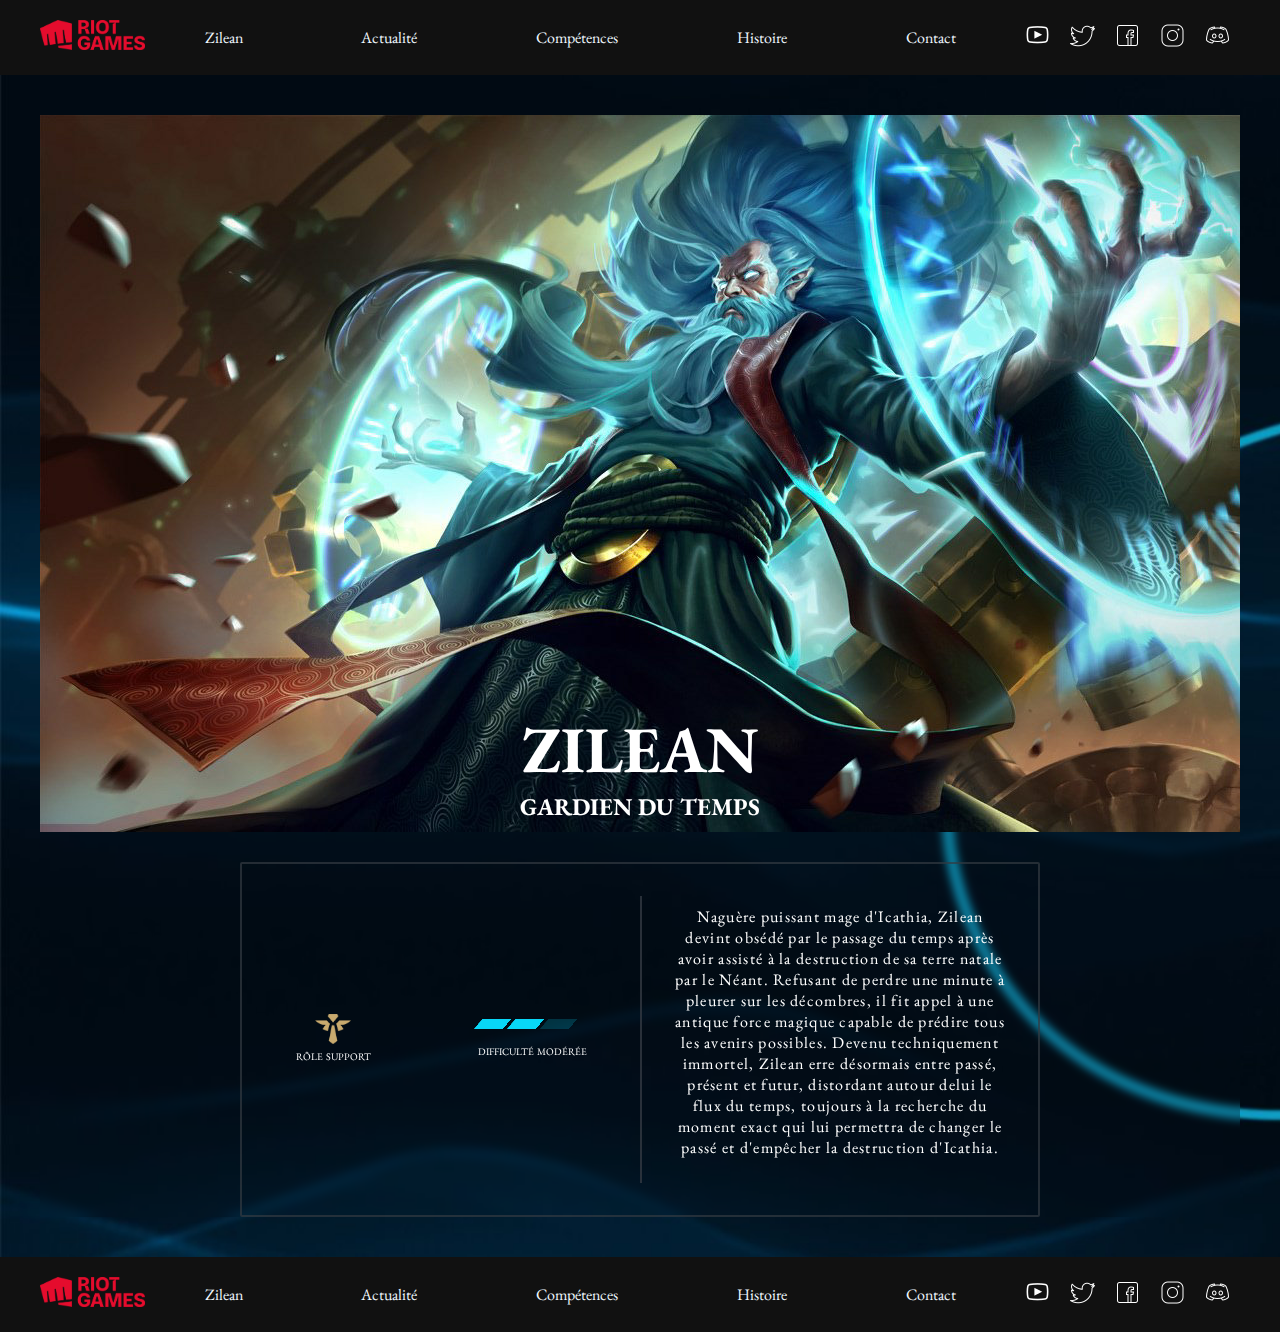
<file: index.html>
<!DOCTYPE html>
<html lang="fr">

<head>
    <meta charset="UTF-8">
    <meta name="viewport" content="width=device-width, initial-scale=1.0">
    <link rel="stylesheet" href="fansite.css">
    <title> Fan Site Zilean, Gardien du Temps - League of Legends</title>
    <link rel="preconnect" href="https://fonts.googleapis.com">
    <link rel="preconnect" href="https://fonts.gstatic.com" crossorigin>
    <link
        href="https://fonts.googleapis.com/css2?family=Anuphan:wght@100;200;300;400;500;600;700&family=EB+Garamond&display=swap"
        rel="stylesheet">
</head>

<body>
    <header>
        <nav class="menu">
            <a href="index.html"><img class="logo_riot" src="images/Riot_Games_Logo.png" alt="Logo Riot Games"></a>
            <div class="menu_site">
                <a href="index.html">Zilean</a>
                <a href="actualite.html">Actualité</a>
                <a href="competences.html">Compétences</a>
                <a href="histoire.html">Histoire</a>
                <a href="contact.html">Contact</a>
            </div>
            <div class="menu_reseau">
                <a class="icone_reseau" href="https://www.youtube.com/LeagueofLegendsFR"><img
                        src="images/icone/icons8-youtube-25.png" alt="icone youtube"></a>
                <a class="icone_reseau" href="https://twitter.com/LoL_France"><img
                        src="images/icone/icons8-twitter-25.png" alt="icone twitter"></a>
                <a class="icone_reseau" href="https://www.facebook.com/LeagueOfLegendsFROfficial"><img
                        src="images/icone/icons8-facebook-25.png" alt="icone facebook"></a>
                <a class="icone_reseau" href="https://www.instagram.com/leagueoflegendsfr"><img
                        src="images/icone/icons8-instagram-25.png" alt="icone instagram"></a>
                <a class="icone_reseau" href="https://discord.com/invite/leagueoflegendsfr"><img
                        src="images/icone/icons8-discorde-25.png" alt="icone discord"></a>
            </div>
        </nav>
    </header>
    <main class="main_presentation">
        <section class="section_presentation">
            <h1 class="titre_principal">ZILEAN</h1>
            <h2>GARDIEN DU TEMPS</h2>
            <div class="bloc_principal">
                <div class="bloc_info">
                    <div class="info_champ">
                        <img class="logo_info" src="images/logo_support.png" alt="logo support">
                        <div>
                            <span class="titre_margin">RÔLE</span>
                            <span>SUPPORT</span>
                        </div>
                    </div>
                    <div class="info_champ">
                        <div class="group_bloc_difficulty">
                            <span class="bloc_difficulty"></span>
                            <span class="bloc_difficulty"></span>
                            <span class="bloc_difficulty unfull"></span>
                        </div>
                        <div>
                            <span class="titre_margin">DIFFICULTÉ</span>
                            <span>MODÉRÉE</span>
                        </div>
                    </div>
                </div>
                <p class="text_info">Naguère puissant mage d'Icathia, Zilean devint obsédé par le passage du temps après
                    avoir assisté à la
                    destruction de sa terre natale par le Néant. Refusant de perdre une minute à pleurer sur les
                    décombres, il fit appel à une antique force magique capable de prédire tous les avenirs possibles.
                    Devenu techniquement immortel, Zilean erre désormais entre passé, présent et futur, distordant
                    autour delui le
                    flux du temps, toujours à la recherche du moment exact qui lui permettra de changer le passé et
                    d'empêcher la destruction d'Icathia.</p>
            </div>
        </section>

    </main>
    <footer>
        <nav class="menu">
            <a href="index.html"><img class="logo_riot" src="images/Riot_Games_Logo.png" alt="Logo Riot Games"></a>
            <div class="menu_site">
                <a href="index.html">Zilean</a>
                <a href="actualite.html">Actualité</a>
                <a href="competences.html">Compétences</a>
                <a href="histoire.html">Histoire</a>
                <a href="contact.html">Contact</a>
            </div>
            <div class="menu_reseau">
                <a class="icone_reseau" href="https://www.youtube.com/LeagueofLegendsFR"><img
                        src="images/icone/icons8-youtube-25.png" alt="icone youtube"></a>
                <a class="icone_reseau" href="https://twitter.com/LoL_France"><img
                        src="images/icone/icons8-twitter-25.png" alt="icone twitter"></a>
                <a class="icone_reseau" href="https://www.facebook.com/LeagueOfLegendsFROfficial"><img
                        src="images/icone/icons8-facebook-25.png" alt="icone facebook"></a>
                <a class="icone_reseau" href="https://www.instagram.com/leagueoflegendsfr"><img
                        src="images/icone/icons8-instagram-25.png" alt="icone instagram"></a>
                <a class="icone_reseau" href="https://discord.com/invite/leagueoflegendsfr"><img
                        src="images/icone/icons8-discorde-25.png" alt="icone discord"></a>
            </div>
        </nav>
    </footer>
</body>

</html>
</file>
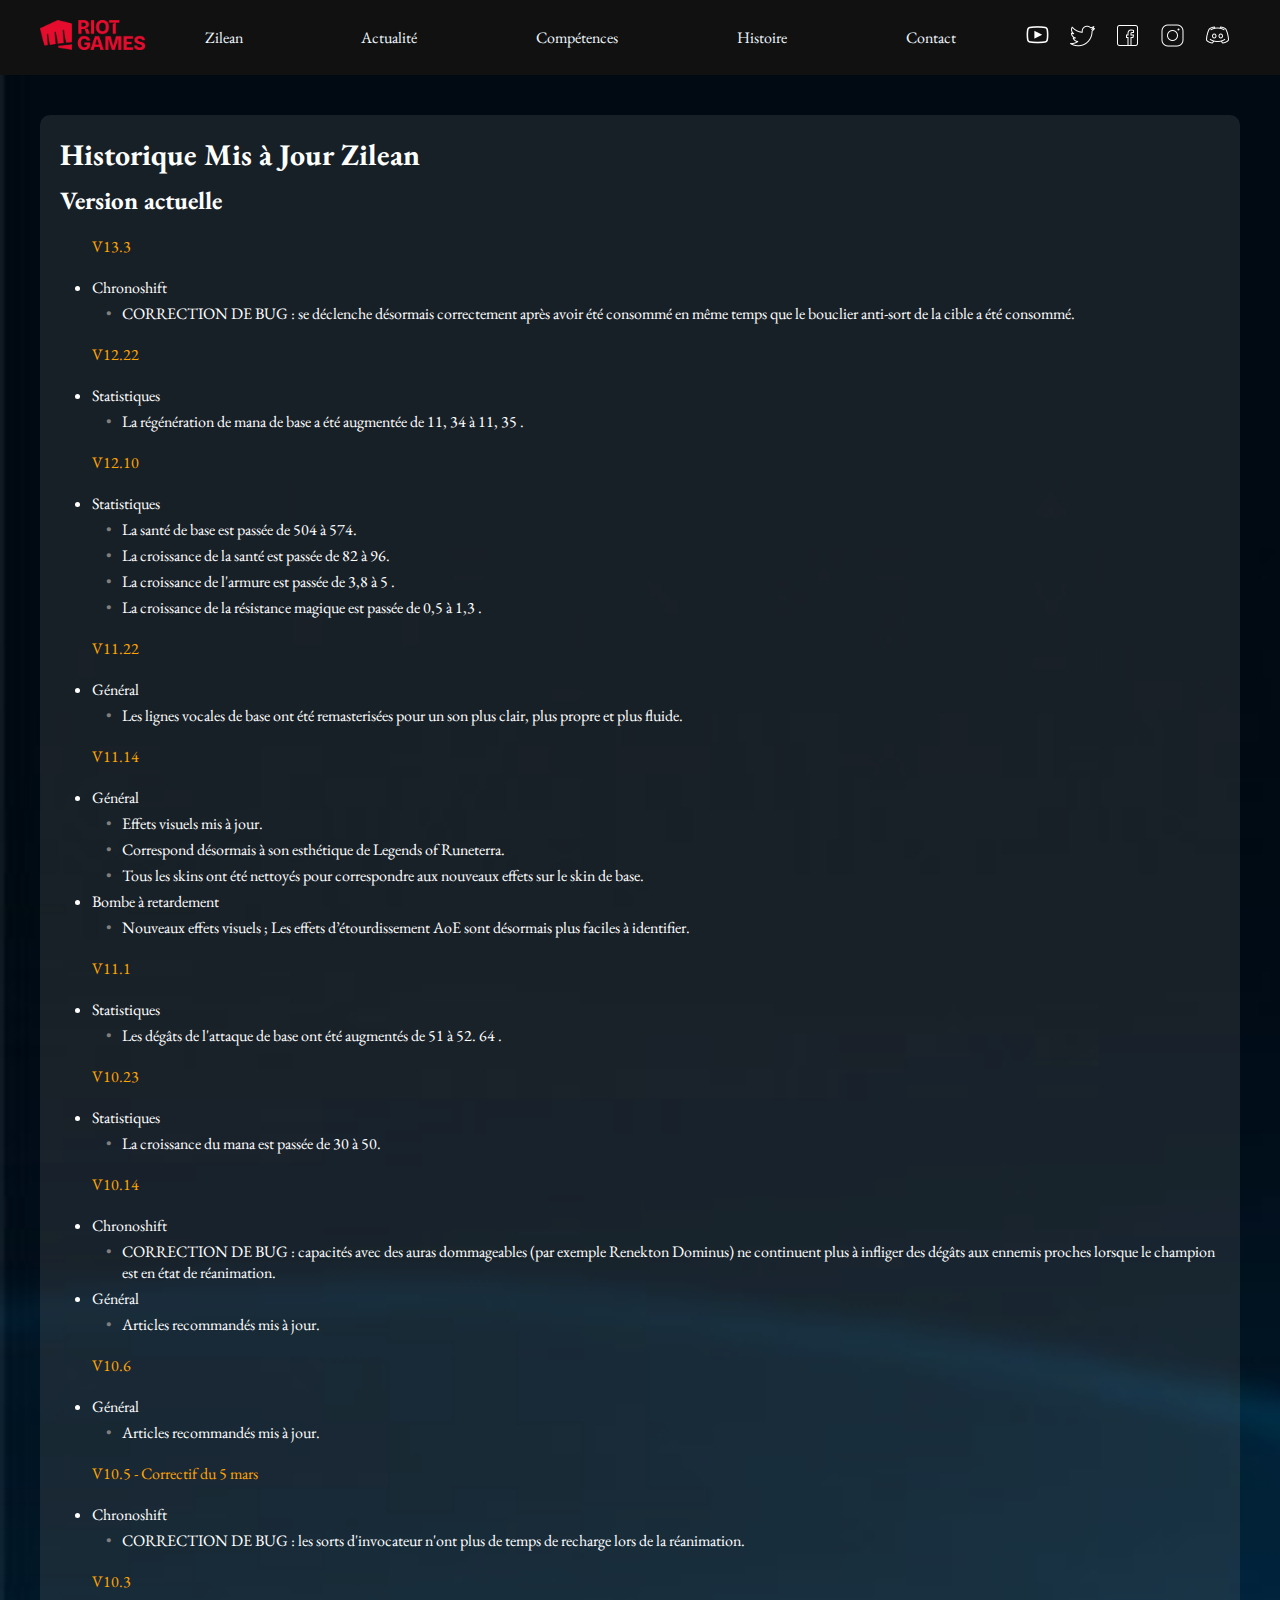
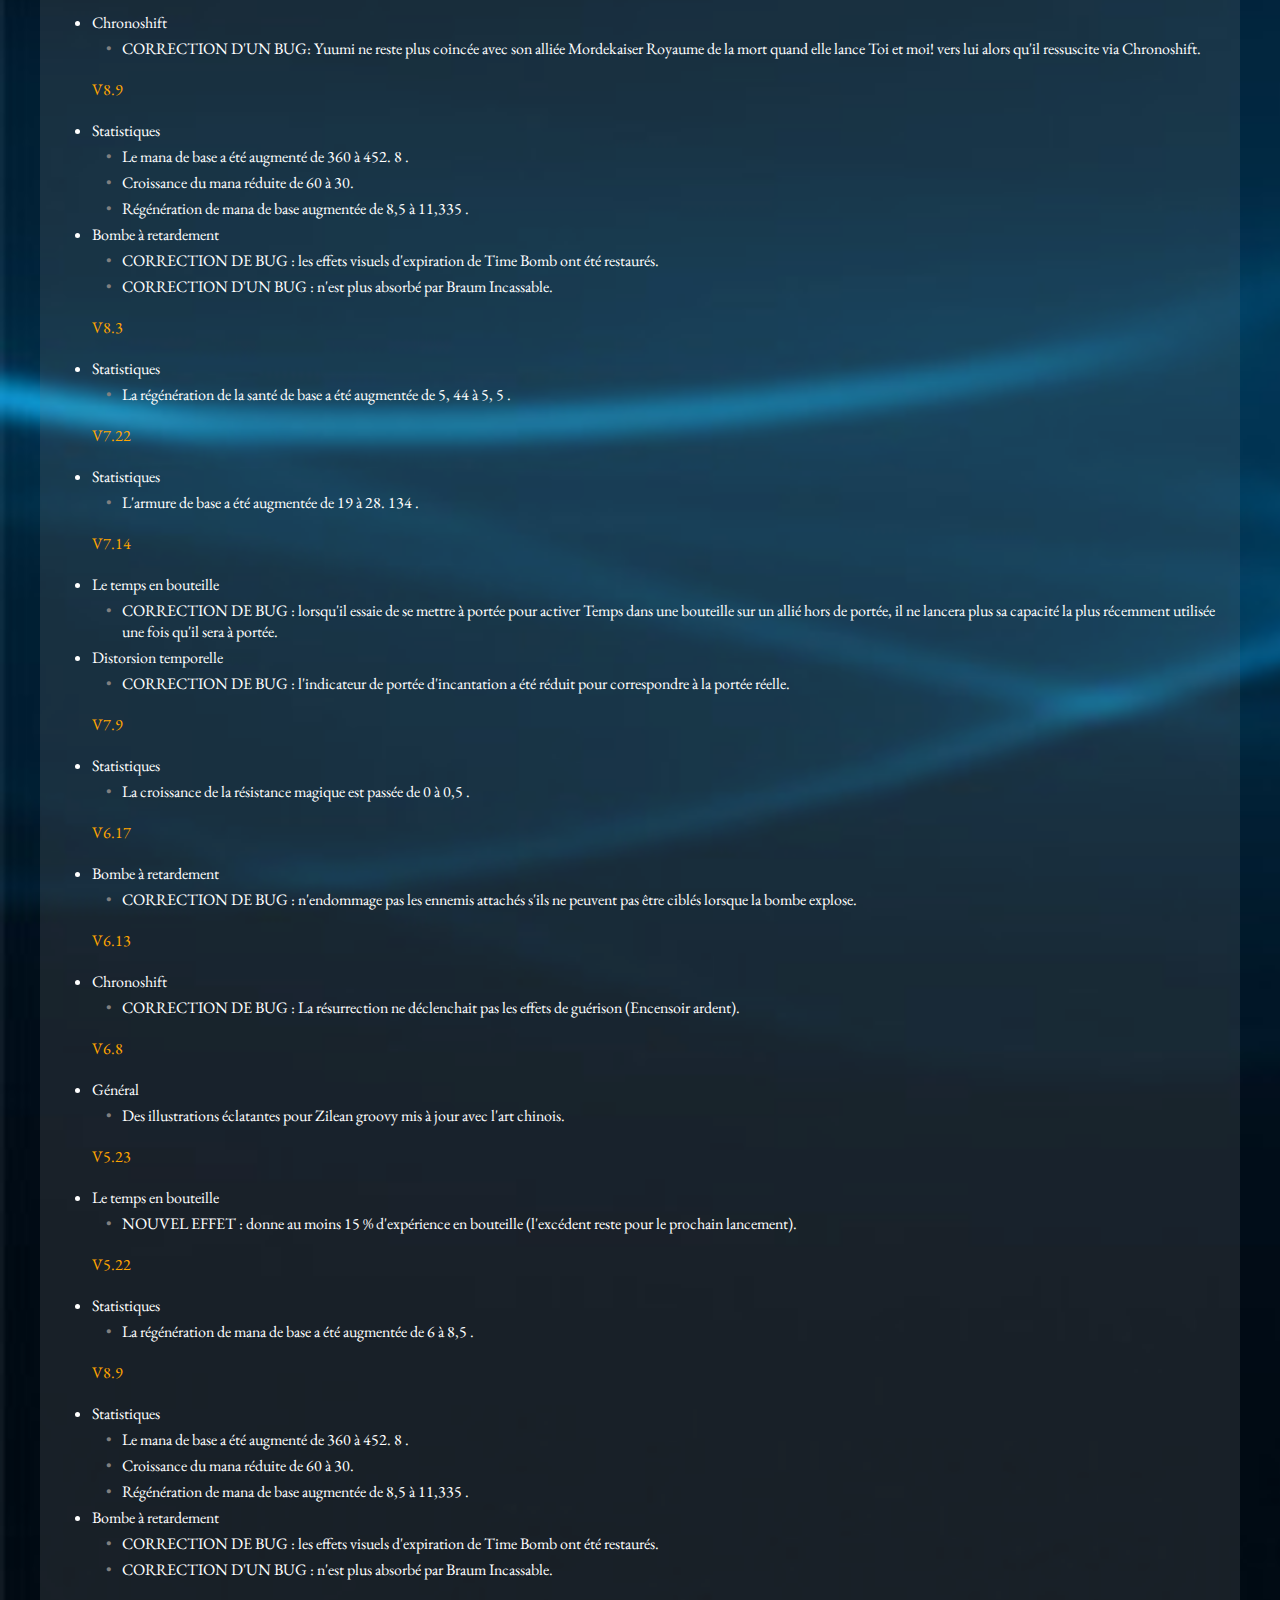
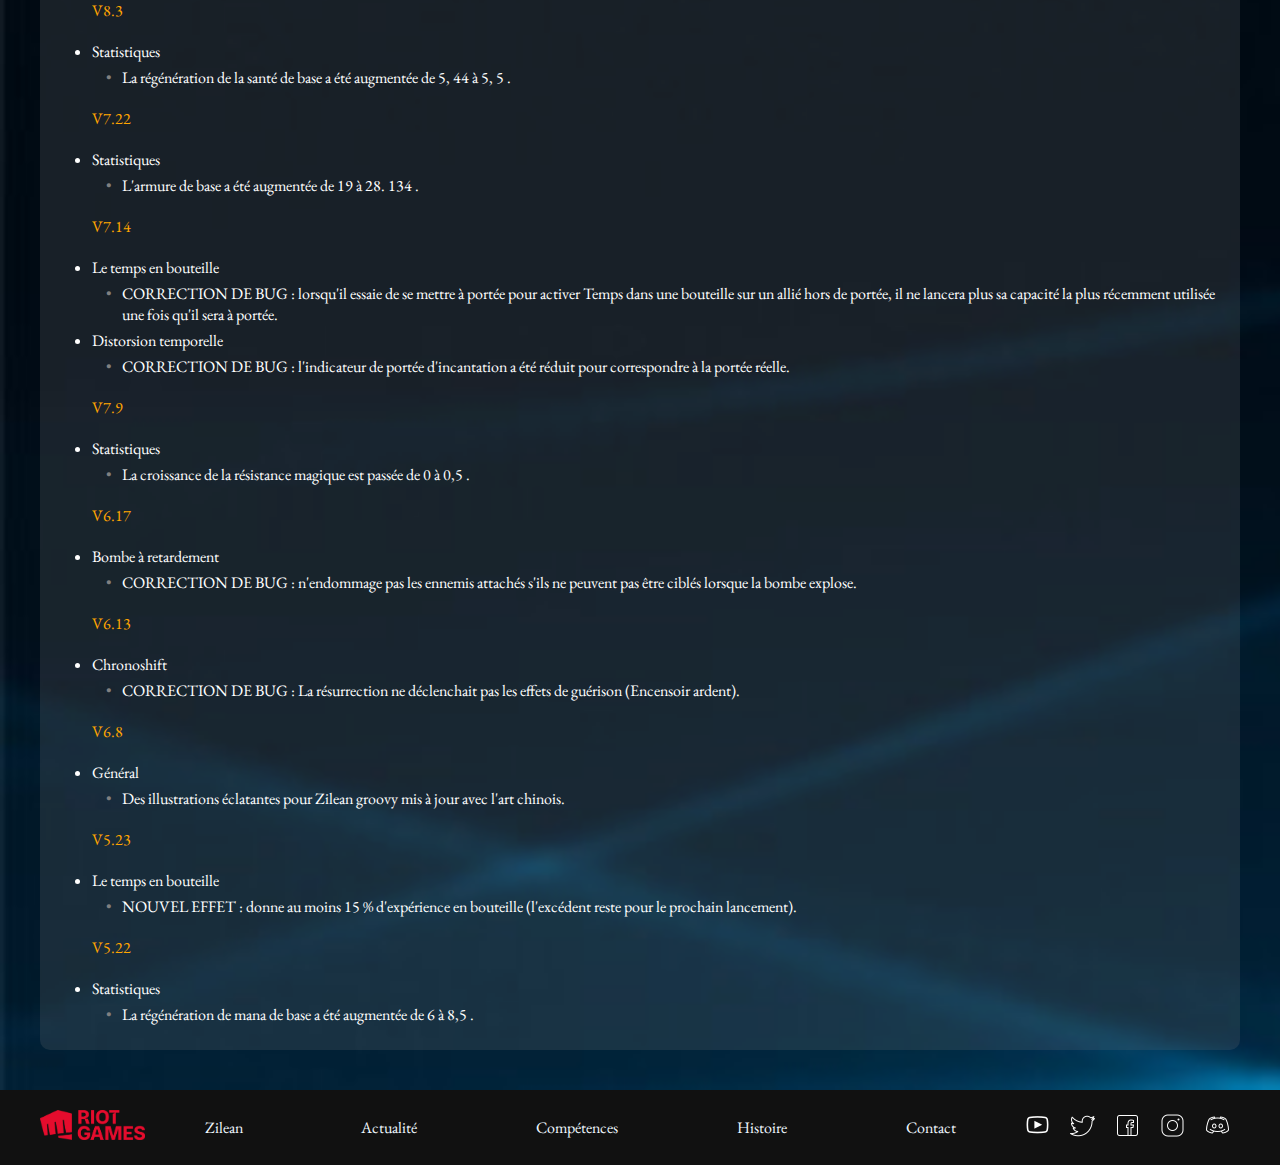
<file: actualite.html>
<!DOCTYPE html>
<html lang="fr">

<head>
    <meta charset="UTF-8">
    <meta name="viewport" content="width=device-width, initial-scale=1.0">
    <link rel="stylesheet" href="fansite.css">
    <title> Fan Site Zilean, Gardien du Temps - League of Legends</title>
    <link rel="preconnect" href="https://fonts.googleapis.com">
    <link rel="preconnect" href="https://fonts.gstatic.com" crossorigin>
    <link
        href="https://fonts.googleapis.com/css2?family=Anuphan:wght@100;200;300;400;500;600;700&family=EB+Garamond&display=swap"
        rel="stylesheet">
</head>

<body>
    <header>
        <nav class="menu">
            <a href="index.html"><img class="logo_riot" src="images/Riot_Games_Logo.png" alt="Logo Riot Games"></a>
            <div class="menu_site">
                <a href="index.html">Zilean</a>
                <a href="actualite.html">Actualité</a>
                <a href="competences.html">Compétences</a>
                <a href="histoire.html">Histoire</a>
                <a href="contact.html">Contact</a>
            </div>
            <div class="menu_reseau">
                <a class="icone_reseau" href="https://www.youtube.com/LeagueofLegendsFR"><img
                        src="images/icone/icons8-youtube-25.png" alt="icone youtube"></a>
                <a class="icone_reseau" href="https://twitter.com/LoL_France"><img
                        src="images/icone/icons8-twitter-25.png" alt="icone twitter"></a>
                <a class="icone_reseau" href="https://www.facebook.com/LeagueOfLegendsFROfficial"><img
                        src="images/icone/icons8-facebook-25.png" alt="icone facebook"></a>
                <a class="icone_reseau" href="https://www.instagram.com/leagueoflegendsfr"><img
                        src="images/icone/icons8-instagram-25.png" alt="icone instagram"></a>
                <a class="icone_reseau" href="https://discord.com/invite/leagueoflegendsfr"><img
                        src="images/icone/icons8-discorde-25.png" alt="icone discord"></a>
            </div>
        </nav>
    </header>
    <main class="main_actualite">
        <section>
            <h1>Historique Mis à Jour Zilean </h1>
            <h2>Version actuelle</h2>

            <dl>
                <dt>V13.3</dt>
                <dd>
                    <ul>
                        <li>Chronoshift
                            <ul>
                                <li>CORRECTION DE BUG : se déclenche désormais correctement après avoir été consommé en
                                    même temps que le bouclier anti-sort de la cible a été consommé.</li>
                            </ul>
                        </li>
                    </ul>
                </dd>
            </dl>

            <dl>
                <dt>V12.22</dt>
                <dd>
                    <ul>
                        <li>Statistiques
                            <ul>
                                <li>La régénération de mana de base a été augmentée de 11, 34 à 11, 35 .</li>
                            </ul>
                        </li>
                    </ul>
                </dd>
            </dl>

            <dl>
                <dt>V12.10</dt>
                <dd>
                    <ul>
                        <li>Statistiques
                            <ul>
                                <li>La santé de base est passée de 504 à 574.</li>
                                <li>La croissance de la santé est passée de 82 à 96.</li>
                                <li>La croissance de l'armure est passée de 3,8 à 5 .</li>
                                <li>La croissance de la résistance magique est passée de 0,5 à 1,3 .</li>
                            </ul>
                        </li>
                    </ul>
                </dd>
            </dl>

            <dl>
                <dt>V11.22</dt>
                <dd>
                    <ul>
                        <li>Général
                            <ul>
                                <li>Les lignes vocales de base ont été remasterisées pour un son plus clair, plus propre
                                    et plus fluide.</li>
                            </ul>
                        </li>
                    </ul>
                </dd>
            </dl>

            <dl>
                <dt>V11.14</dt>
                <dd>
                    <ul>
                        <li>Général
                            <ul>
                                <li>Effets visuels mis à jour.</li>
                                <li>Correspond désormais à son esthétique de Legends of Runeterra.</li>
                                <li>Tous les skins ont été nettoyés pour correspondre aux nouveaux effets sur le skin de
                                    base.</li>
                            </ul>
                        </li>
                        <li>Bombe à retardement
                            <ul>
                                <li>Nouveaux effets visuels ; Les effets d’étourdissement AoE sont désormais plus
                                    faciles à identifier.</li>
                            </ul>
                        </li>
                    </ul>
                </dd>
            </dl>
            <dl>
                <dt>V11.1</dt>
                <dd>
                    <ul>
                        <li>Statistiques
                            <ul>
                                <li>Les dégâts de l'attaque de base ont été augmentés de 51 à 52. 64 .</li>
                            </ul>
                        </li>
                    </ul>
                </dd>
            </dl>

            <dl>
                <dt>V10.23</dt>
                <dd>
                    <ul>
                        <li>Statistiques
                            <ul>
                                <li>La croissance du mana est passée de 30 à 50.</li>
                            </ul>
                        </li>
                    </ul>
                </dd>
            </dl>

            <dl>
                <dt>V10.14</dt>
                <dd>
                    <ul>
                        <li>Chronoshift
                            <ul>
                                <li>CORRECTION DE BUG : capacités avec des auras dommageables (par exemple Renekton
                                    Dominus) ne continuent plus à infliger des dégâts aux ennemis proches lorsque le
                                    champion est en état de réanimation.</li>
                            </ul>
                        </li>
                    </ul>
                    <ul>
                        <li>Général
                            <ul>
                                <li>Articles recommandés mis à jour.</li>
                            </ul>
                        </li>
                    </ul>
                </dd>
            </dl>

            <dl>
                <dt>V10.6</dt>
                <dd>
                    <ul>
                        <li>Général
                            <ul>
                                <li>Articles recommandés mis à jour.</li>
                            </ul>
                        </li>
                    </ul>
                </dd>
            </dl>

            <dl>
                <dt>V10.5 - Correctif du 5 mars</dt>
                <dd>
                    <ul>
                        <li>Chronoshift
                            <ul>
                                <li>CORRECTION DE BUG : les sorts d'invocateur n'ont plus de temps de recharge lors de
                                    la réanimation.</li>
                            </ul>
                        </li>
                    </ul>
                </dd>
            </dl>

            <dl>
                <dt>V10.3</dt>
                <dd>
                    <ul>
                        <li>Chronoshift
                            <ul>
                                <li>CORRECTION D'UN BUG: Yuumi ne reste plus coincée avec son alliée Mordekaiser Royaume
                                    de la mort quand elle lance Toi et moi! vers lui alors qu'il ressuscite via
                                    Chronoshift.</li>
                            </ul>
                        </li>
                    </ul>
                </dd>
            </dl>

            <dl>
                <dt>V8.9</dt>
                <dd>
                    <ul>
                        <li>Statistiques
                            <ul>
                                <li>Le mana de base a été augmenté de 360 à 452. 8 .</li>
                                <li>Croissance du mana réduite de 60 à 30.</li>
                                <li>Régénération de mana de base augmentée de 8,5 à 11,335 .</li>
                            </ul>
                        </li>
                    </ul>
                    <ul>
                        <li>Bombe à retardement
                            <ul>
                                <li>CORRECTION DE BUG : les effets visuels d'expiration de Time Bomb ont été restaurés.
                                </li>
                                <li>CORRECTION D'UN BUG : n'est plus absorbé par Braum Incassable.</li>
                            </ul>
                        </li>
                    </ul>
                </dd>
            </dl>

            <dl>
                <dt>V8.3</dt>
                <dd>
                    <ul>
                        <li>Statistiques
                            <ul>
                                <li>La régénération de la santé de base a été augmentée de 5, 44 à 5, 5 .</li>
                            </ul>
                        </li>
                    </ul>
                </dd>
            </dl>

            <dl>
                <dt>V7.22</dt>
                <dd>
                    <ul>
                        <li>Statistiques
                            <ul>
                                <li>L'armure de base a été augmentée de 19 à 28. 134 .</li>
                            </ul>
                        </li>
                    </ul>
                </dd>
            </dl>

            <dl>
                <dt>V7.14</dt>
                <dd>
                    <ul>
                        <li>Le temps en bouteille
                            <ul>
                                <li>CORRECTION DE BUG : lorsqu'il essaie de se mettre à portée pour activer Temps dans
                                    une bouteille sur un allié hors de portée, il ne lancera plus sa capacité la plus
                                    récemment utilisée une fois qu'il sera à portée.</li>
                            </ul>
                        </li>
                        <li>Distorsion temporelle
                            <ul>
                                <li>CORRECTION DE BUG : l'indicateur de portée d'incantation a été réduit pour
                                    correspondre à la portée réelle.</li>
                            </ul>
                        </li>
                    </ul>
                </dd>
            </dl>

            <dl>
                <dt>V7.9</dt>
                <dd>
                    <ul>
                        <li>Statistiques
                            <ul>
                                <li>La croissance de la résistance magique est passée de 0 à 0,5 .</li>
                            </ul>
                        </li>
                    </ul>
                </dd>
            </dl>

            <dl>
                <dt>V6.17</dt>
                <dd>
                    <ul>
                        <li>Bombe à retardement
                            <ul>
                                <li>CORRECTION DE BUG : n'endommage pas les ennemis attachés s'ils ne peuvent pas être
                                    ciblés lorsque la bombe explose.</li>
                            </ul>
                        </li>
                    </ul>
                </dd>
            </dl>

            <dl>
                <dt>V6.13</dt>
                <dd>
                    <ul>
                        <li>Chronoshift
                            <ul>
                                <li>CORRECTION DE BUG : La résurrection ne déclenchait pas les effets de guérison
                                    (Encensoir ardent).</li>
                            </ul>
                        </li>
                    </ul>
                </dd>
            </dl>

            <dl>
                <dt>V6.8</dt>
                <dd>
                    <ul>
                        <li>Général
                            <ul>
                                <li>Des illustrations éclatantes pour Zilean groovy mis à jour avec l'art chinois.</li>
                            </ul>
                        </li>
                    </ul>
                </dd>
            </dl>

            <dl>
                <dt>V5.23</dt>
                <dd>
                    <ul>
                        <li>Le temps en bouteille
                            <ul>
                                <li>NOUVEL EFFET : donne au moins 15 % d'expérience en bouteille (l'excédent reste pour
                                    le prochain lancement).</li>
                            </ul>
                        </li>
                    </ul>
                </dd>
            </dl>

            <dl>
                <dt>V5.22</dt>
                <dd>
                    <ul>
                        <li>Statistiques
                            <ul>
                                <li>La régénération de mana de base a été augmentée de 6 à 8,5 .</li>
                            </ul>
                        </li>
                    </ul>
                </dd>
            </dl>

            <dl>
                <dt>V8.9</dt>
                <dd>
                    <ul>
                        <li>Statistiques
                            <ul>
                                <li>Le mana de base a été augmenté de 360 à 452. 8 .</li>
                                <li>Croissance du mana réduite de 60 à 30.</li>
                                <li>Régénération de mana de base augmentée de 8,5 à 11,335 .</li>
                            </ul>
                        </li>
                    </ul>
                    <ul>
                        <li>Bombe à retardement
                            <ul>
                                <li>CORRECTION DE BUG : les effets visuels d'expiration de Time Bomb ont été restaurés.
                                </li>
                                <li>CORRECTION D'UN BUG : n'est plus absorbé par Braum Incassable.</li>
                            </ul>
                        </li>
                    </ul>
                </dd>
            </dl>

            <dl>
                <dt>V8.3</dt>
                <dd>
                    <ul>
                        <li>Statistiques
                            <ul>
                                <li>La régénération de la santé de base a été augmentée de 5, 44 à 5, 5 .</li>
                            </ul>
                        </li>
                    </ul>
                </dd>
            </dl>

            <dl>
                <dt>V7.22</dt>
                <dd>
                    <ul>
                        <li>Statistiques
                            <ul>
                                <li>L'armure de base a été augmentée de 19 à 28. 134 .</li>
                            </ul>
                        </li>
                    </ul>
                </dd>
            </dl>

            <dl>
                <dt>V7.14</dt>
                <dd>
                    <ul>
                        <li>Le temps en bouteille
                            <ul>
                                <li>CORRECTION DE BUG : lorsqu'il essaie de se mettre à portée pour activer Temps dans
                                    une bouteille sur un allié hors de portée, il ne lancera plus sa capacité la plus
                                    récemment utilisée une fois qu'il sera à portée.</li>
                            </ul>
                        </li>
                        <li>Distorsion temporelle
                            <ul>
                                <li>CORRECTION DE BUG : l'indicateur de portée d'incantation a été réduit pour
                                    correspondre à la portée réelle.</li>
                            </ul>
                        </li>
                    </ul>
                </dd>
            </dl>

            <dl>
                <dt>V7.9</dt>
                <dd>
                    <ul>
                        <li>Statistiques
                            <ul>
                                <li>La croissance de la résistance magique est passée de 0 à 0,5 .</li>
                            </ul>
                        </li>
                    </ul>
                </dd>
            </dl>

            <dl>
                <dt>V6.17</dt>
                <dd>
                    <ul>
                        <li>Bombe à retardement
                            <ul>
                                <li>CORRECTION DE BUG : n'endommage pas les ennemis attachés s'ils ne peuvent pas être
                                    ciblés lorsque la bombe explose.</li>
                            </ul>
                        </li>
                    </ul>
                </dd>
            </dl>

            <dl>
                <dt>V6.13</dt>
                <dd>
                    <ul>
                        <li>Chronoshift
                            <ul>
                                <li>CORRECTION DE BUG : La résurrection ne déclenchait pas les effets de guérison
                                    (Encensoir ardent).</li>
                            </ul>
                        </li>
                    </ul>
                </dd>
            </dl>

            <dl>
                <dt>V6.8</dt>
                <dd>
                    <ul>
                        <li>Général
                            <ul>
                                <li>Des illustrations éclatantes pour Zilean groovy mis à jour avec l'art chinois.</li>
                            </ul>
                        </li>
                    </ul>
                </dd>
            </dl>

            <dl>
                <dt>V5.23</dt>
                <dd>
                    <ul>
                        <li>Le temps en bouteille
                            <ul>
                                <li>NOUVEL EFFET : donne au moins 15 % d'expérience en bouteille (l'excédent reste pour
                                    le prochain lancement).</li>
                            </ul>
                        </li>
                    </ul>
                </dd>
            </dl>

            <dl>
                <dt>V5.22</dt>
                <dd>
                    <ul>
                        <li>Statistiques
                            <ul>
                                <li>La régénération de mana de base a été augmentée de 6 à 8,5 .</li>
                            </ul>
                        </li>
                    </ul>
                </dd>
            </dl>

        </section>
    </main>
    <footer>
        <nav class="menu">
            <a href="index.html"><img class="logo_riot" src="images/Riot_Games_Logo.png" alt="Logo Riot Games"></a>
            <div class="menu_site">
                <a href="index.html">Zilean</a>
                <a href="actualite.html">Actualité</a>
                <a href="competences.html">Compétences</a>
                <a href="histoire.html">Histoire</a>
                <a href="contact.html">Contact</a>
            </div>
            <div class="menu_reseau">
                <a class="icone_reseau" href="https://www.youtube.com/LeagueofLegendsFR"><img src="images/icone/icons8-youtube-25.png" alt="icone youtube"></a>
                <a class="icone_reseau" href="https://twitter.com/LoL_France"><img src="images/icone/icons8-twitter-25.png" alt="icone twitter"></a>
                <a class="icone_reseau" href="https://www.facebook.com/LeagueOfLegendsFROfficial"><img src="images/icone/icons8-facebook-25.png" alt="icone facebook"></a>
                <a class="icone_reseau" href="https://www.instagram.com/leagueoflegendsfr"><img src="images/icone/icons8-instagram-25.png" alt="icone instagram"></a>
                <a class="icone_reseau" href="https://discord.com/invite/leagueoflegendsfr"><img src="images/icone/icons8-discorde-25.png" alt="icone discord"></a>
            </div>
        </nav>
    </footer>
</body>

</html>
</file>
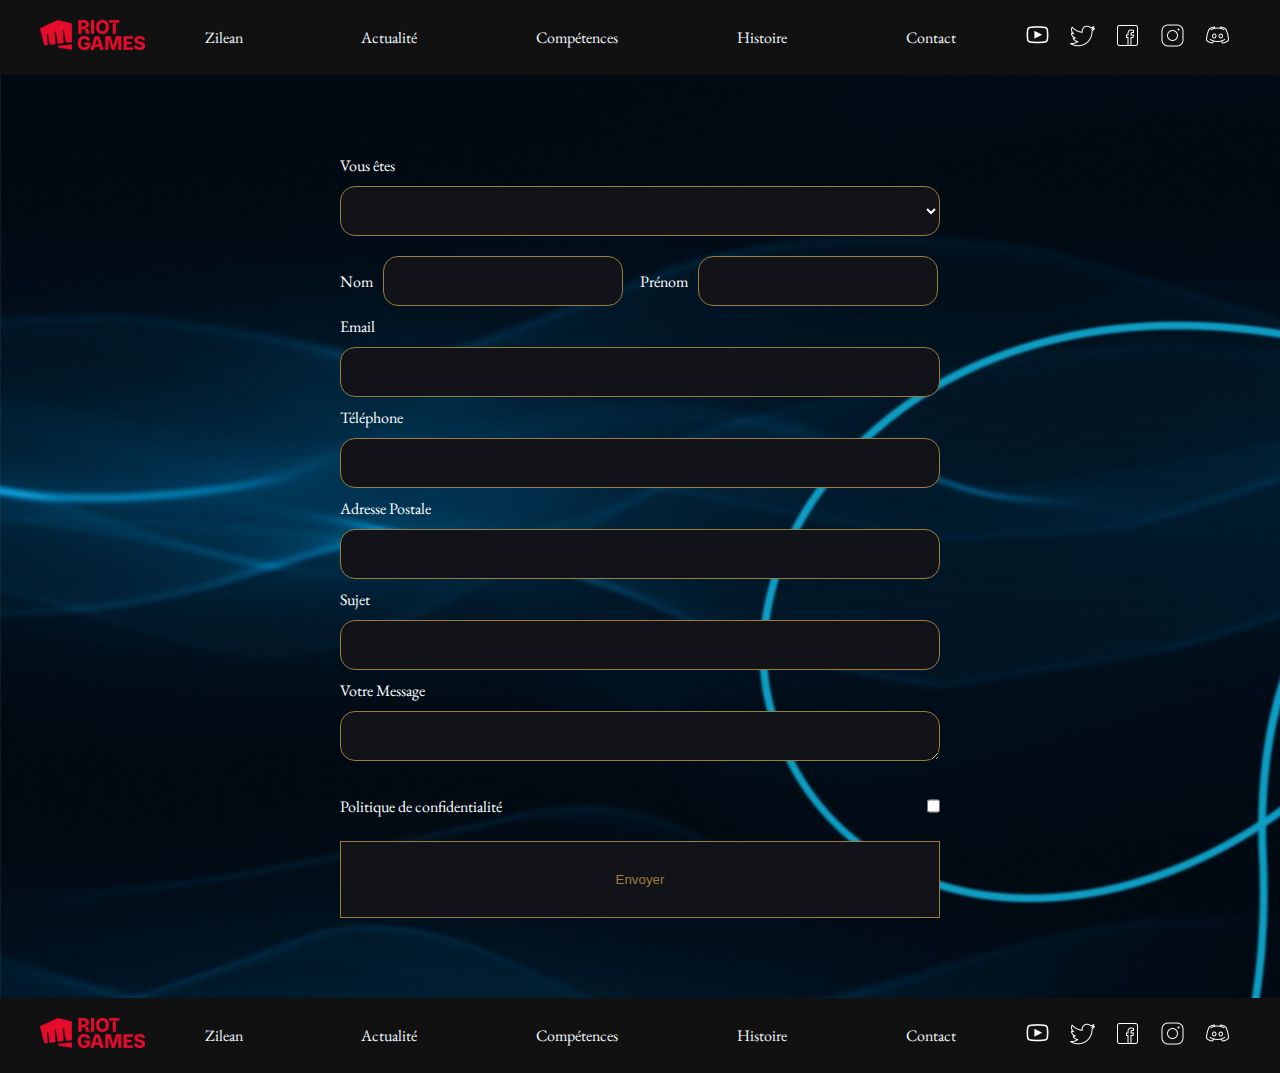
<file: contact.html>
<!DOCTYPE html>
<html lang="fr">

<head>
    <meta charset="UTF-8">
    <meta name="viewport" content="width=device-width, initial-scale=1.0">
    <link rel="stylesheet" href="fansite.css">
    <title>Fan Site Zilean, Gardien du Temps - League of Legends</title>
    <link rel="preconnect" href="https://fonts.googleapis.com">
    <link rel="preconnect" href="https://fonts.gstatic.com" crossorigin>
    <link
        href="https://fonts.googleapis.com/css2?family=Anuphan:wght@100;200;300;400;500;600;700&family=EB+Garamond&display=swap"
        rel="stylesheet">
</head>

<body>
    <header>
        <nav class="menu">
            <a href="index.html"><img class="logo_riot" src="images/Riot_Games_Logo.png" alt="Logo Riot Games"></a>
            <div class="menu_site">
                <a href="index.html">Zilean</a>
                <a href="actualite.html">Actualité</a>
                <a href="competences.html">Compétences</a>
                <a href="histoire.html">Histoire</a>
                <a href="contact.html">Contact</a>
            </div>
            <div class="menu_reseau">
                <a class="icone_reseau" href="https://www.youtube.com/LeagueofLegendsFR"><img
                        src="images/icone/icons8-youtube-25.png" alt="icone youtube"></a>
                <a class="icone_reseau" href="https://twitter.com/LoL_France"><img
                        src="images/icone/icons8-twitter-25.png" alt="icone twitter"></a>
                <a class="icone_reseau" href="https://www.facebook.com/LeagueOfLegendsFROfficial"><img
                        src="images/icone/icons8-facebook-25.png" alt="icone facebook"></a>
                <a class="icone_reseau" href="https://www.instagram.com/leagueoflegendsfr"><img
                        src="images/icone/icons8-instagram-25.png" alt="icone instagram"></a>
                <a class="icone_reseau" href="https://discord.com/invite/leagueoflegendsfr"><img
                        src="images/icone/icons8-discorde-25.png" alt="icone discord"></a>
            </div>
        </nav>
    </header>

    <main>
        <section class="section_histoire_presentation">
            <form class="form_contact" method="post" action="#">
                <label for="civilite"> Vous êtes </label>
                <select id="civilite" class="text_form" name="civilite">
                    <option value="blank"> </option>
                    <option value="un_homme">un homme</option>
                    <option value="une_femme">une femme</option>
                    <option value="non_precise">non précisé</option>
                </select>
                <div>
                    <div>
                        <label class="nom_form" for="name">Nom</label>
                        <input class="text_form mini_text" id="name" name="name" type="text" required="">
                    </div>
                    <div>
                        <label class="nom_form" for="first_name">Prénom</label>
                        <input class="text_form mini_text" id="first_name" name="first_name" type="text" required="">
                    </div>

                </div>
                <label for="email">Email</label>
                <input class="text_form" id="email" name="email" type="email" required="">
                <label for="telephone">Téléphone</label>
                <input class="text_form" id="telephone" name="telephone" type="tel" required="">
                <label for="adresse_postale">Adresse Postale</label>
                <input class="text_form" name="adresse_postale" id="adresse_postale" type="text" required="">
                <label for="sujet">Sujet</label>
                <input class="text_form" id="sujet" name="sujet" type="text" required="">
                <label for="message">Votre Message</label>
                <textarea class="text_form zone_texte" id="message" name="message" cols="30" rows="10" required=""></textarea>

                <div class="bloc_confidentialite">
                    <label for="politique_confidentialite">Politique de
                        confidentialité</label>
                    <input class="text_form checkbox" id="politique_confidentialite" name="politique_confidentialite" type="checkbox" required="">
                </div>
                <button class="button_form" type="submit">Envoyer</button>

            </form>

        </section>

    </main>
    <footer>
        <nav class="menu">
            <a href="index.html"><img class="logo_riot" src="images/Riot_Games_Logo.png" alt="Logo Riot Games"></a>
            <div class="menu_site">
                <a href="index.html">Zilean</a>
                <a href="actualite.html">Actualité</a>
                <a href="competences.html">Compétences</a>
                <a href="histoire.html">Histoire</a>
                <a href="contact.html">Contact</a>
            </div>
            <div class="menu_reseau">
                <a class="icone_reseau" href="https://www.youtube.com/LeagueofLegendsFR"><img src="images/icone/icons8-youtube-25.png" alt="icone youtube"></a>
                <a class="icone_reseau" href="https://twitter.com/LoL_France"><img src="images/icone/icons8-twitter-25.png" alt="icone twitter"></a>
                <a class="icone_reseau" href="https://www.facebook.com/LeagueOfLegendsFROfficial"><img src="images/icone/icons8-facebook-25.png" alt="icone facebook"></a>
                <a class="icone_reseau" href="https://www.instagram.com/leagueoflegendsfr"><img src="images/icone/icons8-instagram-25.png" alt="icone instagram"></a>
                <a class="icone_reseau" href="https://discord.com/invite/leagueoflegendsfr"><img src="images/icone/icons8-discorde-25.png" alt="icone discord"></a>
            </div>
        </nav>
    </footer>
</body>

</html>
</file>
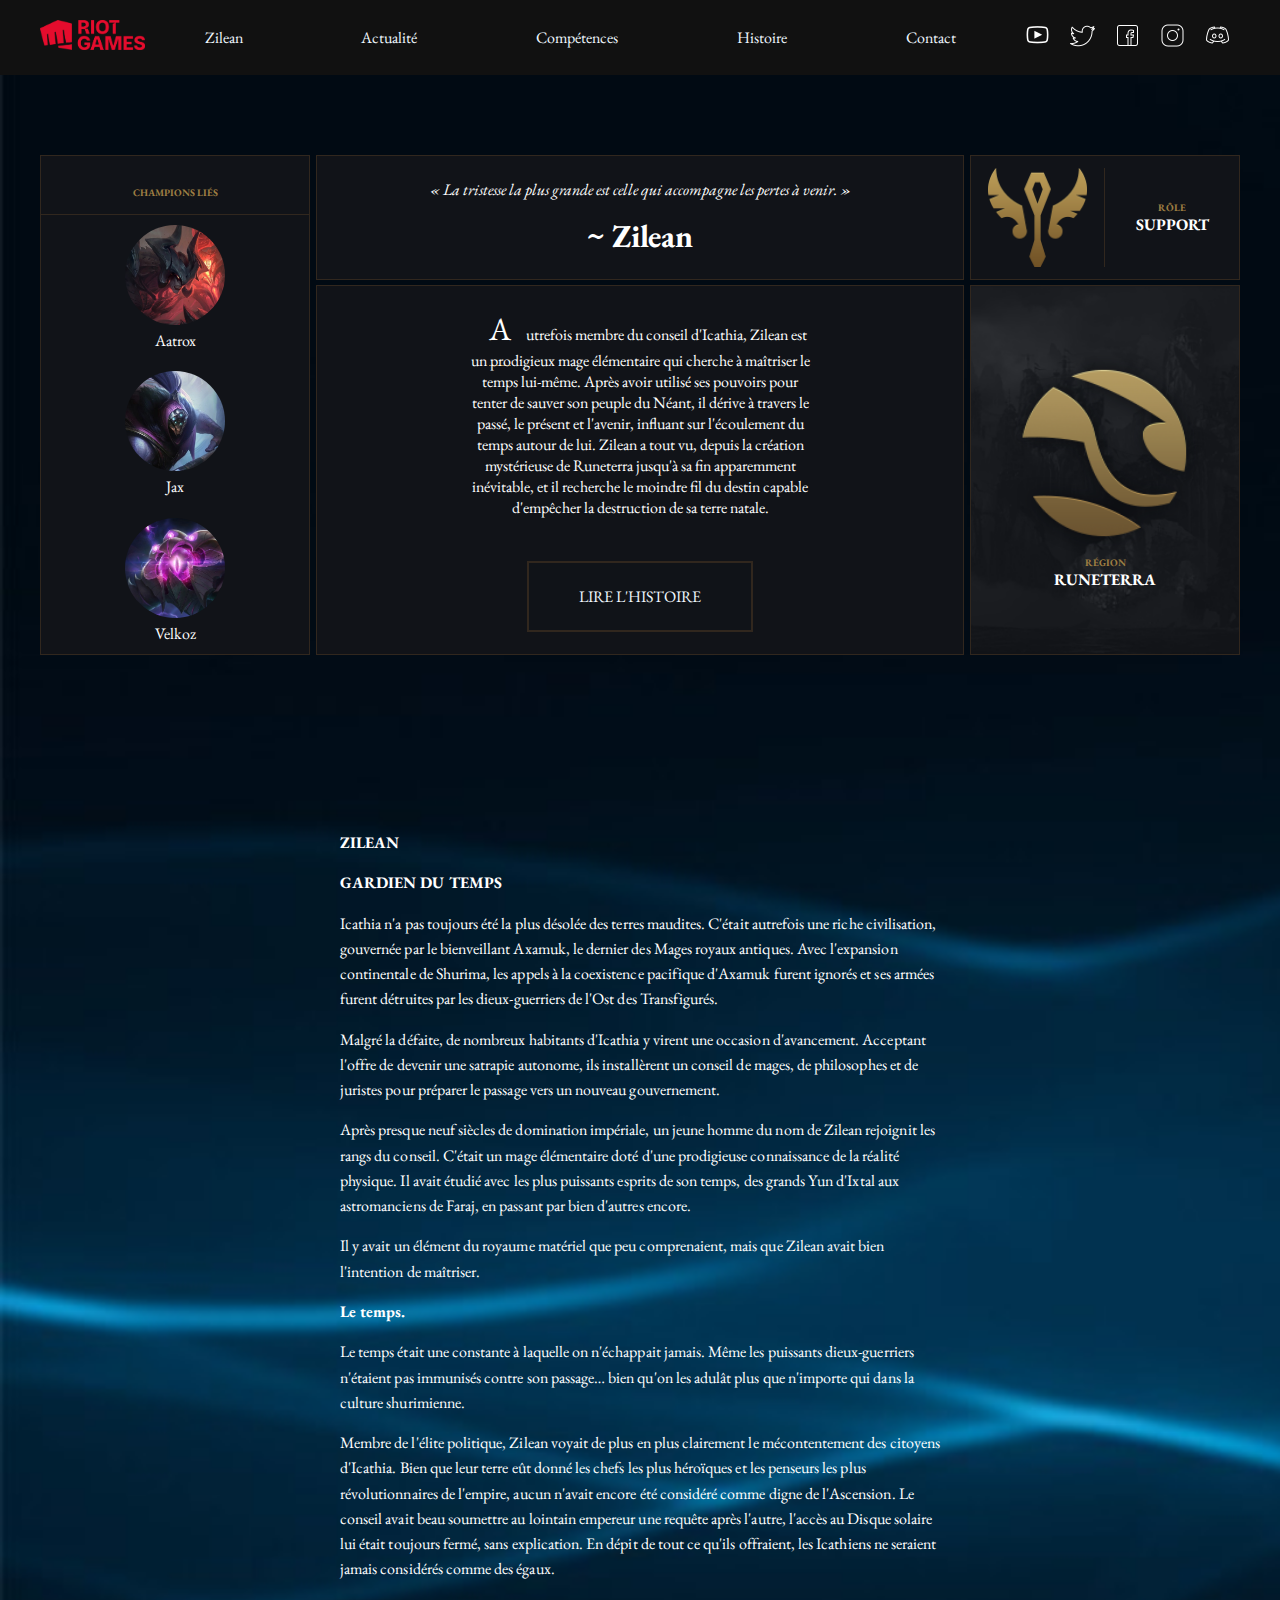
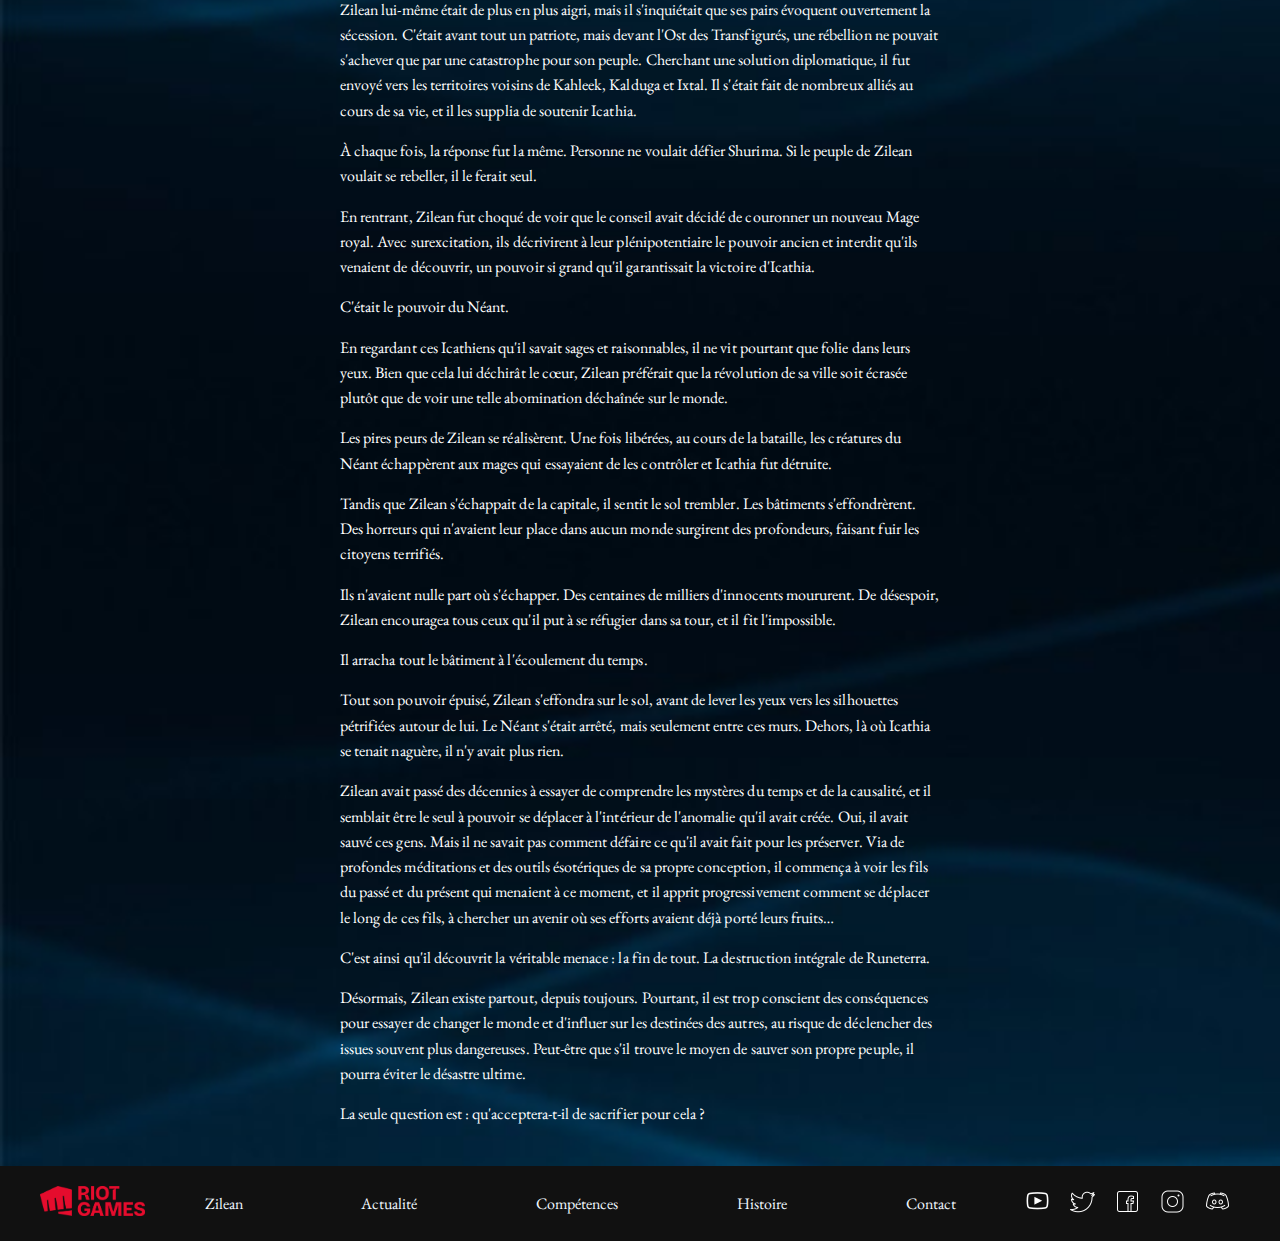
<file: histoire.html>
<!DOCTYPE html>
<html lang="fr">

<head>
    <meta charset="UTF-8">
    <meta name="viewport" content="width=device-width, initial-scale=1.0">
    <link rel="stylesheet" href="fansite.css">
    <title>Fan Site Zilean - Histoire - League of Legends</title>
    <link rel="preconnect" href="https://fonts.googleapis.com">
    <link rel="preconnect" href="https://fonts.gstatic.com" crossorigin>
    <link
        href="https://fonts.googleapis.com/css2?family=Anuphan:wght@100;200;300;400;500;600;700&family=EB+Garamond&display=swap"
        rel="stylesheet">
</head>

<body>
    <header>
        <nav class="menu">
            <a href="index.html"><img class="logo_riot" src="images/Riot_Games_Logo.png" alt="Logo Riot Games"></a>
            <div class="menu_site">
                <a href="index.html">Zilean</a>
                <a href="actualite.html">Actualité</a>
                <a href="competences.html">Compétences</a>
                <a href="histoire.html">Histoire</a>
                <a href="contact.html">Contact</a>
            </div>
            <div class="menu_reseau">
                <a class="icone_reseau" href="https://www.youtube.com/LeagueofLegendsFR"><img
                        src="images/icone/icons8-youtube-25.png" alt="icone youtube"></a>
                <a class="icone_reseau" href="https://twitter.com/LoL_France"><img
                        src="images/icone/icons8-twitter-25.png" alt="icone twitter"></a>
                <a class="icone_reseau" href="https://www.facebook.com/LeagueOfLegendsFROfficial"><img
                        src="images/icone/icons8-facebook-25.png" alt="icone facebook"></a>
                <a class="icone_reseau" href="https://www.instagram.com/leagueoflegendsfr"><img
                        src="images/icone/icons8-instagram-25.png" alt="icone instagram"></a>
                <a class="icone_reseau" href="https://discord.com/invite/leagueoflegendsfr"><img
                        src="images/icone/icons8-discorde-25.png" alt="icone discord"></a>
            </div>
        </nav>
    </header>

    <main>
        <section class="section_histoire_presentation">
            <article class="container_histoire_fin">
                <h3 class="champ_lie">CHAMPIONS LIÉS</h3>
                <div>
                    <img class="img_champ_lies" src="images/aatrox-splash.jpg" alt="aatrox">
                    <p>Aatrox</p>
                </div>
                <div>
                    <img class="img_champ_lies" src="images/Jax_0.jpg" alt="Jax">
                    <p>Jax</p>
                </div>
                <div>
                    <img class="img_champ_lies" src="images/Velkoz_0.jpg" alt="Velkoz">
                    <p>Velkoz</p>
                </div>
            </article>
            <article class="container_histoire">
                <div class="bloc_citation">
                    <p class="citation">« La tristesse la plus grande est celle qui accompagne les pertes à venir. »</p>
                    <h1>~ Zilean</h1>
                </div>
                <div class="bloc_histoire">

                    <p> <span class="lettre_a">A</span>utrefois membre du conseil d'Icathia, Zilean est un prodigieux
                        mage élémentaire qui cherche à
                        maîtriser le temps lui-même. Après avoir utilisé ses pouvoirs pour tenter de sauver son peuple
                        du Néant, il dérive à travers le passé, le présent et l'avenir, influant sur l'écoulement du
                        temps autour de lui. Zilean a tout vu, depuis la création mystérieuse de Runeterra jusqu'à sa
                        fin apparemment inévitable, et il recherche le moindre fil du destin capable d'empêcher la
                        destruction de sa terre natale.</p>
                    <a class="read_history" href="#zilean">Lire l'histoire</a>
                </div>
            </article>
            <aside class="aside_info">
                <div class="bloc_support">
                    <div class="bloc_support_img">
                        <img class="icone_support" src="images/role_icon_support.png" alt="logo support">
                    </div>
                    <div class="bloc_support_text">
                        <h3>RÔLE</h3>
                        <h4>SUPPORT</h4>
                    </div>
                </div>
                <div class="bloc_emblem">
                    <img src="images/runeterra.png" alt="embleme runeterra">
                    <h3>RÉGION</h3>
                    <h4>RUNETERRA</h4>
                </div>

            </aside>
        </section>
        <section class="section_histoire">

            <p id="zilean"><strong>ZILEAN</strong></p>
            <p><strong>GARDIEN DU TEMPS</strong></p>

            <p>Icathia n'a pas toujours été la plus désolée des terres maudites. C'était autrefois
                une riche
                civilisation, gouvernée par le bienveillant Axamuk, le dernier des Mages royaux
                antiques. Avec
                l'expansion continentale de Shurima, les appels à la coexistence pacifique d'Axamuk
                furent
                ignorés et
                ses armées furent détruites par les dieux-guerriers de l'Ost des Transfigurés.</p>

            <p>Malgré la défaite, de nombreux habitants d'Icathia y virent une occasion
                d'avancement. Acceptant
                l'offre
                de devenir une satrapie autonome, ils installèrent un conseil de mages, de
                philosophes et de
                juristes
                pour préparer le passage vers un nouveau gouvernement.</p>

            <p>Après presque neuf siècles de domination impériale, un jeune homme du nom de Zilean
                rejoignit les
                rangs
                du conseil. C'était un mage élémentaire doté d'une prodigieuse connaissance de la
                réalité
                physique. Il
                avait étudié avec les plus puissants esprits de son temps, des grands Yun d'Ixtal
                aux
                astromanciens de
                Faraj, en passant par bien d'autres encore.</p>

            <p>Il y avait un élément du royaume matériel que peu comprenaient, mais que Zilean avait
                bien
                l'intention de
                maîtriser.</p>

            <p><strong>Le temps.</strong></p>


            <p>Le temps était une constante à laquelle on n'échappait jamais. Même les puissants
                dieux-guerriers
                n'étaient pas immunisés contre son passage… bien qu'on les adulât plus que n'importe
                qui dans la
                culture
                shurimienne.</p>

            <p>Membre de l'élite politique, Zilean voyait de plus en plus clairement le
                mécontentement des
                citoyens
                d'Icathia. Bien que leur terre eût donné les chefs les plus héroïques et les
                penseurs les plus
                révolutionnaires de l'empire, aucun n'avait encore été considéré comme digne de
                l'Ascension. Le
                conseil
                avait beau soumettre au lointain empereur une requête après l'autre, l'accès au
                Disque solaire
                lui était
                toujours fermé, sans explication. En dépit de tout ce qu'ils offraient, les
                Icathiens ne
                seraient jamais
                considérés comme des égaux.</p>

            <p>Zilean lui-même était de plus en plus aigri, mais il s'inquiétait que ses pairs
                évoquent
                ouvertement la
                sécession. C'était avant tout un patriote, mais devant l'Ost des Transfigurés, une
                rébellion ne
                pouvait
                s'achever que par une catastrophe pour son peuple. Cherchant une solution
                diplomatique, il fut
                envoyé
                vers les territoires voisins de Kahleek, Kalduga et Ixtal. Il s'était fait de
                nombreux alliés au
                cours
                de sa vie, et il les supplia de soutenir Icathia.</p>

            <p>À chaque fois, la réponse fut la même. Personne ne voulait défier Shurima. Si le
                peuple de Zilean
                voulait
                se rebeller, il le ferait seul.</p>

            <p>En rentrant, Zilean fut choqué de voir que le conseil avait décidé de couronner un
                nouveau Mage
                royal.
                Avec surexcitation, ils décrivirent à leur plénipotentiaire le pouvoir ancien et
                interdit qu'ils
                venaient de découvrir, un pouvoir si grand qu'il garantissait la victoire d'Icathia.
            </p>

            <p>C'était le pouvoir du Néant.</p>

            <p>En regardant ces Icathiens qu'il savait sages et raisonnables, il ne vit pourtant que
                folie dans
                leurs
                yeux. Bien que cela lui déchirât le cœur, Zilean préférait que la révolution de sa
                ville soit
                écrasée
                plutôt que de voir une telle abomination déchaînée sur le monde.</p>

            <p>Les pires peurs de Zilean se réalisèrent. Une fois libérées, au cours de la bataille,
                les
                créatures du
                Néant échappèrent aux mages qui essayaient de les contrôler et Icathia fut détruite.
            </p>

            <p>Tandis que Zilean s'échappait de la capitale, il sentit le sol trembler. Les
                bâtiments
                s'effondrèrent.
                Des horreurs qui n'avaient leur place dans aucun monde surgirent des profondeurs,
                faisant fuir
                les
                citoyens terrifiés.</p>

            <p>Ils n'avaient nulle part où s'échapper. Des centaines de milliers d'innocents
                moururent. De
                désespoir,
                Zilean encouragea tous ceux qu'il put à se réfugier dans sa tour, et il fit
                l'impossible.</p>

            <p>Il arracha tout le bâtiment à l'écoulement du temps.</p>

            <p>Tout son pouvoir épuisé, Zilean s'effondra sur le sol, avant de lever les yeux vers
                les
                silhouettes
                pétrifiées autour de lui. Le Néant s'était arrêté, mais seulement entre ces murs.
                Dehors, là où
                Icathia
                se tenait naguère, il n'y avait plus rien.</p>

            <p>Zilean avait passé des décennies à essayer de comprendre les mystères du temps et de
                la
                causalité, et il
                semblait être le seul à pouvoir se déplacer à l'intérieur de l'anomalie qu'il avait
                créée. Oui,
                il avait
                sauvé ces gens. Mais il ne savait pas comment défaire ce qu'il avait fait pour les
                préserver.
                Via de
                profondes méditations et des outils ésotériques de sa propre conception, il commença
                à voir les
                fils du
                passé et du présent qui menaient à ce moment, et il apprit progressivement comment
                se déplacer
                le long
                de ces fils, à chercher un avenir où ses efforts avaient déjà porté leurs fruits…
            </p>

            <p>C'est ainsi qu'il découvrit la véritable menace : la fin de tout. La destruction
                intégrale de
                Runeterra.
            </p>

            <p>Désormais, Zilean existe partout, depuis toujours. Pourtant, il est trop conscient
                des
                conséquences pour
                essayer de changer le monde et d'influer sur les destinées des autres, au risque de
                déclencher
                des
                issues souvent plus dangereuses. Peut-être que s'il trouve le moyen de sauver son
                propre peuple,
                il
                pourra éviter le désastre ultime.</p>

            <p>La seule question est : qu'acceptera-t-il de sacrifier pour cela ?</p>



        </section>

    </main>
    <footer>
        <nav class="menu">
            <a href="index.html"><img class="logo_riot" src="images/Riot_Games_Logo.png" alt="Logo Riot Games"></a>
            <div class="menu_site">
                <a href="index.html">Zilean</a>
                <a href="actualite.html">Actualité</a>
                <a href="competences.html">Compétences</a>
                <a href="histoire.html">Histoire</a>
                <a href="contact.html">Contact</a>
            </div>
            <div class="menu_reseau">
                <a class="icone_reseau" href="https://www.youtube.com/LeagueofLegendsFR"><img
                        src="images/icone/icons8-youtube-25.png" alt="icone youtube"></a>
                <a class="icone_reseau" href="https://twitter.com/LoL_France"><img
                        src="images/icone/icons8-twitter-25.png" alt="icone twitter"></a>
                <a class="icone_reseau" href="https://www.facebook.com/LeagueOfLegendsFROfficial"><img
                        src="images/icone/icons8-facebook-25.png" alt="icone facebook"></a>
                <a class="icone_reseau" href="https://www.instagram.com/leagueoflegendsfr"><img
                        src="images/icone/icons8-instagram-25.png" alt="icone instagram"></a>
                <a class="icone_reseau" href="https://discord.com/invite/leagueoflegendsfr"><img
                        src="images/icone/icons8-discorde-25.png" alt="icone discord"></a>
            </div>
        </nav>
    </footer>
</body>

</html>
</file>
<file: fansite.css>
* {
    box-sizing: border-box;
    margin: 0;
    padding: 0;
}

body {
    min-height: 100vh;
    background-image: url(images/bg_lol.jpg);
    background-repeat: no-repeat;
    background-size: cover;
    color: white;
    font-family: 'Anuphan', sans-serif;
    font-family: 'EB Garamond', serif;

}

header,
footer {
    background-color: #111111;
}

main {
    max-width: 1200px;
    margin: 40px auto;
}

.main_presentation {

    background-image: url(images/Zilean_0.jpg);
    background-repeat: no-repeat;
    backdrop-filter: blur(5px);
}

a,
a:visited {
    color: aliceblue;
    text-decoration: none;
}

img {
    object-fit: cover;
}

.main_presentation .section_presentation {
    padding-top: 37em;
    max-width: 800px;
    margin: auto;
    text-align: center;

}

.menu {
    display: flex;
    justify-content: space-between;
    align-items: center;
    padding: 20px 40px;
}

.menu_site {
    display: flex;
    justify-content: space-around;
    width: 100%;
}

.menu_reseau {
    display: flex;
    justify-content: right;
}

.icone_reseau {
    margin: 0 10px;
}

.logo_riot {
    height: 30px;
}

.titre_principal {
    font-size: 65px;
}

.bloc_principal {
    width: 100%;
    display: flex;
    justify-content: space-around;
    border-radius: 2px;
    border: solid 2px rgba(51, 58, 66, 0.7);
    margin-top: 40px;

}

.bloc_info {
    display: flex;
    width: 50%;
    justify-content: space-around;
}

.info_champ {
    margin: 150px auto;
    display: flex;
    flex-direction: column;
    justify-content: space-around;
    align-items: center;

}

.info_champ span {
    font-size: 10px;
}

.titre_margin {
    margin: 10px 0 2px;

}

.text_info {
    margin: 2em 0;
    padding: 10px 30px;
    width: 50%;
    letter-spacing: 0.08em;
    border-left: 2px solid rgba(51, 58, 66, 0.8);
}

.logo_info {
    height: 30px;
}

.group_bloc_difficulty {
    display: flex;
    flex-direction: row;
    width: 100%;
}

.bloc_difficulty {
    height: 10px;
    display: inline-block;
    width: 30.6667%;
    padding-right: 4%;
    opacity: 1;
    background-color: rgb(8, 215, 247);
    background-clip: content-box;
    transform: skewX(-40deg);
}


.main_actualite {
    background-color: rgba(118, 118, 118, 0.2);
    padding: 20px;
    border-radius: 10px;
}

.main_actualite h1 {
    font-size: 30px;
    margin-bottom: 10px;
}

.main_actualite h2 {
    font-size: 25px;
}

.unfull {
    opacity: 0.2;
}

dl {
    padding-left: 2em;
}

dt {
    color: orange;
    margin: 20px 0;
}

li li {
    margin-left: 30px;
    list-style: none;
}

li li::before {
    content: "\2022";
    color: gray;
    display: inline-block;
    width: 1em;
    margin-left: -1em;
}

li {
    margin: 5px 0;
}

/* ------------  Compétences ------------*/

.section_competences {
    display: flex;
    flex-direction: column;
    align-items: center;
    min-height: 80vh;
}

video {
    width: 450px;
    border-radius: 8px;
    box-shadow: rgba(0, 0, 0, 1) 0px 19px 38px, rgba(0, 0, 0, 1) 0px 15px 12px;

}

.bloc_competences {
    display: flex;
}

.bloc_menu {
    display: flex;
    flex-direction: column;
    align-items: center;

}

.bloc_menu div {
    height: 100%;
    width: 100%;
    display: flex;
    margin: 10px;
    justify-content: space-around;

}

.bloc_sort {
    display: none;
}

.bloc_sort:target {
    display: block;
    align-items: center;
}



.bloc_sort_text * {
    margin: 5px 0;
    padding-left: 20px;
}

.passive_a_z_e_r {
    font-size: 9px;
    color: darkgrey;
    display: block;
}

.titre_competences {
    font-size: 50px;
    font-weight: bold;
    width: 400px;
    font-style: italic;
}

.nom_sort {
    font-size: 18px;
}

.description_sort {
    font-size: 14px;
    width: 400px;
    letter-spacing: 0.08px;
}

.icone_competences {
    width: 80%;
    border-radius: 10px;
    transition: 1s ease;
}

.icone_competences:hover {
    width: 100%;
}

.clic_icone {
    margin-bottom: 2em;
}

/* ------------------  Histoire -------------------*/

.section_histoire_presentation {
    display: flex;
    margin: 5em 0 0;
    justify-content: space-between;
    align-items: stretch;
}

.section_histoire_presentation h3 {
    font-size: 10px;
    color: #9C7D42;
}

.container_histoire {
    display: flex;
    flex-direction: column;
    justify-content: space-between;
    width: 54%;
    text-align: center;
}


.bloc_citation {
    background-color: #111318;
    border: 1px solid #31271e;
    border: #31271e solid 1px;
    height: 25%;
    display: flex;
    flex-direction: column;
    justify-content: center;
}

.citation {
    font-style: italic;
    margin-bottom: 15px;
}

.bloc_histoire {
    display: flex;
    flex-direction: column;
    border: 1px solid #31271e;
    height: 74%;
    background-color: #111318;
}


.bloc_histoire p {
    margin: auto;
    width: 350px;
}

.lettre_a {
    font-size: xx-large;
    height: max-content;
    padding: 15px 0;
    margin: 15px;
    border-bottom: 1px solid #9C7D42;
}

.read_history {
    width: 35%;
    border: #31271e 2px solid;
    background-color: rgba(17, 19, 24, 0.2);
    margin: auto;
    padding: 23px 48px;
    text-transform: uppercase;
}

.aside_info {
    height: 500px;
    width: 22.5%;
    display: flex;
    flex-direction: column;
    justify-content: space-between;

}

.bloc_support,
.bloc_emblem {
    background-color: #111318;
    border: 1px solid #31271e;
}

.container_histoire_fin {
    display: flex;
    flex-direction: column;
    width: 22.5%;
    height: 500px;
    background-color: #111318;
    border: 1px solid #31271e;
}

.container_histoire_fin div {
    margin: auto;
    text-align: center;
}


.champ_lie {
    width: 100%;
    text-align: center;
    padding: 30px 0 15px;
    border-bottom: 1px solid #31271e;
}

.img_champ_lies {
    height: 100px;
    border-radius: 90px;
}

.bloc_support {
    height: 25%;
    width: 100%;
    display: flex;
    flex-direction: row;
    border: 1px solid #31271e;
}

.bloc_support_img {
    width: 50%;
    margin: auto;
    display: flex;
    justify-content: center;
    border-right: 1px solid #31271e;
}

.icone_support {
    width: 75%;
}

.bloc_support_text {
    width: 50%;
    height: 100%;
    display: flex;
    flex-direction: column;
    justify-content: center;
    align-items: center;
}

.bloc_emblem {
    height: 74%;
    background-image: url('images/DetailGridEmblemBackground.png');
    background-size: cover;
    background-position: center;
    display: flex;
    justify-content: center;
    align-items: center;
    flex-direction: column;
    text-align: center;
}

.bloc_emblem img {
    width: 75%;
}

.section_histoire {
    padding-top: 10em;
    max-width: 600px;
    margin: auto;
}

.section_histoire p {
    letter-spacing: 0.05px;
    line-height: 1.58;
    margin: 15px 0;
}

/* ---------------  Contact  -------------------*/

.form_contact {
    width: 80%;
    margin: auto;
    margin-bottom: 40px;
    max-width: 600px;
    display: flex;
    flex-direction: column;
    justify-content: space-between;
}

.form_contact div {
    display: flex;
    align-items: center
}

.form_contact div div {
    width: 50%;

}

.text_form {
    height: 50px;
    background-color: #111318;
    border: #9C7D42 solid 1px;
    border-radius: 15px;
    margin: 10px 0;
    display: flex;
    justify-content: center;
    color: white;
    padding: 0 15px;
}

.bloc_confidentialite {
    display: flex;
    justify-content: space-between;
}

.bloc_confidentialite label {
    cursor: pointer;
}

input {
    min-height: 30px;
}

.mini_text {
    width: 80%;
}

.button_form {
    background-color: #111318;
    color: #9C7D42;
    padding: 30px 45px;
    border: #9C7D42 1px solid;
    cursor: pointer;
}

.nom_form {
    margin-right: 10px;
}
</file>
